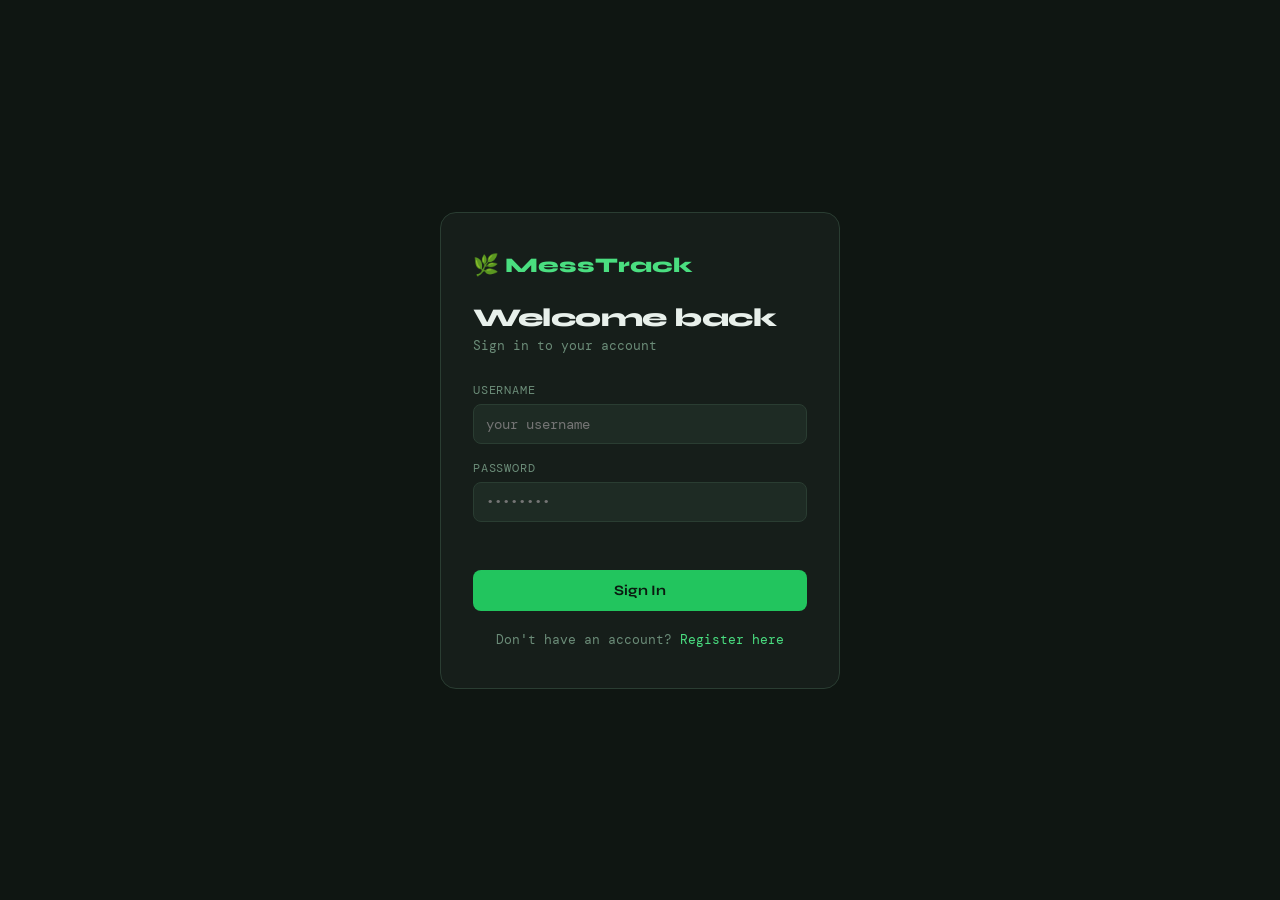
<file: templates/login.html>
<!DOCTYPE html>
<html lang="en">
<head>
  <meta charset="UTF-8"/>
  <meta name="viewport" content="width=device-width, initial-scale=1.0"/>
  <title>Login – MessTrack</title>
  <link rel="preconnect" href="https://fonts.googleapis.com">
  <link href="https://fonts.googleapis.com/css2?family=Syne:wght@400;600;700;800&family=DM+Mono:wght@400;500&display=swap" rel="stylesheet">
  <link rel="stylesheet" href="/static/css/style.css"/>
  <link rel="stylesheet" href="/static/css/auth.css"/>
</head>
<body class="auth-body">
  <div class="auth-card">
    <div class="auth-brand">🌿 MessTrack</div>
    <h1 class="auth-title">Welcome back</h1>
    <p class="auth-sub">Sign in to your account</p>

    <div class="form-group">
      <label>Username</label>
      <input type="text" id="username" placeholder="your username" autocomplete="username"/>
    </div>
    <div class="form-group">
      <label>Password</label>
      <input type="password" id="password" placeholder="••••••••" autocomplete="current-password"/>
    </div>

    <div class="msg" id="msg"></div>
    <button class="btn" onclick="doLogin()">Sign In</button>

    <p class="auth-switch">Don't have an account? <a href="/register">Register here</a></p>
  </div>

  <script>
    // Allow Enter key to submit
    document.addEventListener("keydown", e => { if (e.key === "Enter") doLogin(); });

    async function doLogin() {
      const username = document.getElementById("username").value.trim();
      const password = document.getElementById("password").value;
      if (!username || !password) return showMsg("Please fill in all fields.", "error");

      const res  = await fetch("/api/login", {
        method: "POST",
        headers: { "Content-Type": "application/json" },
        body: JSON.stringify({ username, password })
      });
      const data = await res.json();
      if (res.ok) {
        window.location.href = "/";
      } else {
        showMsg(data.error, "error");
      }
    }

    function showMsg(text, type) {
      const el = document.getElementById("msg");
      el.textContent = text;
      el.className = "msg " + type;
    }
  </script>
</body>
</html>
</file>
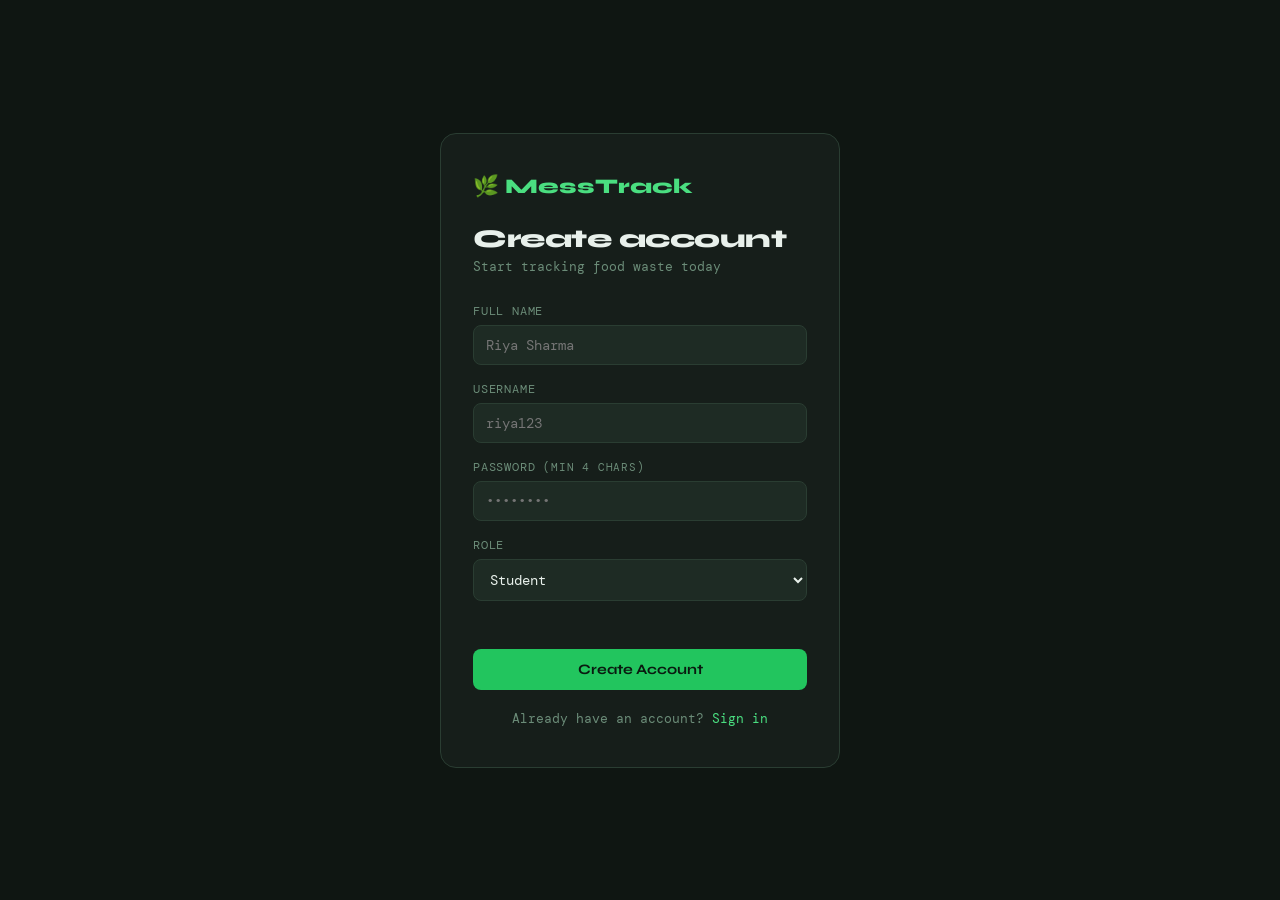
<file: templates/register.html>
<!DOCTYPE html>
<html lang="en">
<head>
  <meta charset="UTF-8"/>
  <meta name="viewport" content="width=device-width, initial-scale=1.0"/>
  <title>Register – MessTrack</title>
  <link rel="preconnect" href="https://fonts.googleapis.com">
  <link href="https://fonts.googleapis.com/css2?family=Syne:wght@400;600;700;800&family=DM+Mono:wght@400;500&display=swap" rel="stylesheet">
  <link rel="stylesheet" href="/static/css/style.css"/>
  <link rel="stylesheet" href="/static/css/auth.css"/>
</head>
<body class="auth-body">
  <div class="auth-card">
    <div class="auth-brand">🌿 MessTrack</div>
    <h1 class="auth-title">Create account</h1>
    <p class="auth-sub">Start tracking food waste today</p>

    <div class="form-group">
      <label>Full Name</label>
      <input type="text" id="full_name" placeholder="Riya Sharma"/>
    </div>
    <div class="form-group">
      <label>Username</label>
      <input type="text" id="username" placeholder="riya123"/>
    </div>
    <div class="form-group">
      <label>Password <span class="muted">(min 4 chars)</span></label>
      <input type="password" id="password" placeholder="••••••••"/>
    </div>
    <div class="form-group">
      <label>Role</label>
      <select id="role">
        <option value="Student">Student</option>
        <option value="Mess Staff">Mess Staff</option>
        <option value="Admin">Admin</option>
      </select>
    </div>

    <div class="msg" id="msg"></div>
    <button class="btn" onclick="doRegister()">Create Account</button>

    <p class="auth-switch">Already have an account? <a href="/login">Sign in</a></p>
  </div>

  <script>
    document.addEventListener("keydown", e => { if (e.key === "Enter") doRegister(); });

    async function doRegister() {
      const full_name = document.getElementById("full_name").value.trim();
      const username  = document.getElementById("username").value.trim();
      const password  = document.getElementById("password").value;
      const role      = document.getElementById("role").value;

      if (!username || !password) return showMsg("Username and password are required.", "error");

      const res  = await fetch("/api/register", {
        method: "POST",
        headers: { "Content-Type": "application/json" },
        body: JSON.stringify({ username, password, full_name, role })
      });
      const data = await res.json();
      if (res.ok) {
        showMsg("Account created! Redirecting to login…", "ok");
        setTimeout(() => window.location.href = "/login", 1200);
      } else {
        showMsg(data.error, "error");
      }
    }

    function showMsg(text, type) {
      const el = document.getElementById("msg");
      el.textContent = text;
      el.className = "msg " + type;
    }
  </script>
</body>
</html>
</file>
<file: static/css/style.css>
/* ── Variables ─────────────────────────────────────────── */
:root {
  --bg:       #0f1612;
  --surface:  #161e1a;
  --surface2: #1e2b24;
  --border:   #2a3d32;
  --green:    #4ade80;
  --green2:   #22c55e;
  --amber:    #fbbf24;
  --red:      #f87171;
  --text:     #e8f0eb;
  --muted:    #6b8c78;
  --font-h:   'Syne', sans-serif;
  --font-m:   'DM Mono', monospace;
}

/* ── Reset & Base ─────────────────────────────────────── */
*, *::before, *::after { box-sizing: border-box; margin: 0; padding: 0; }
body {
  background: var(--bg);
  color: var(--text);
  font-family: var(--font-m);
  font-size: 14px;
  min-height: 100vh;
}
a { color: var(--green); text-decoration: none; }

/* ── Nav ──────────────────────────────────────────────── */
nav {
  display: flex;
  align-items: center;
  justify-content: space-between;
  padding: 0 2rem;
  height: 60px;
  background: var(--surface);
  border-bottom: 1px solid var(--border);
  position: sticky;
  top: 0;
  z-index: 100;
}
.nav-brand {
  font-family: var(--font-h);
  font-weight: 800;
  font-size: 1.2rem;
  color: var(--green);
  letter-spacing: -0.5px;
}
.nav-links { display: flex; gap: 1.5rem; }
.nav-links a {
  color: var(--muted);
  font-family: var(--font-h);
  font-size: 0.85rem;
  font-weight: 600;
  letter-spacing: 0.5px;
  transition: color 0.2s;
  padding: 4px 0;
  border-bottom: 2px solid transparent;
}
.nav-links a:hover,
.nav-links a.active { color: var(--green); border-bottom-color: var(--green); }

/* ── Main layout ──────────────────────────────────────── */
main { max-width: 1000px; margin: 0 auto; padding: 2rem 1.5rem 4rem; }

.page-header { margin-bottom: 2rem; }
.page-header h1 {
  font-family: var(--font-h);
  font-size: 2rem;
  font-weight: 800;
  color: var(--text);
  letter-spacing: -1px;
}
.page-header .subtitle { color: var(--muted); margin-top: 4px; }

/* ── KPI Cards ────────────────────────────────────────── */
.cards {
  display: grid;
  grid-template-columns: repeat(auto-fill, minmax(200px, 1fr));
  gap: 1rem;
  margin-bottom: 2.5rem;
}
.card {
  background: var(--surface);
  border: 1px solid var(--border);
  border-radius: 12px;
  padding: 1.25rem 1.5rem;
  transition: border-color 0.2s, transform 0.15s;
}
.card:hover { border-color: var(--green); transform: translateY(-2px); }
.card-warn  { border-left: 3px solid var(--amber); }
.card-good  { border-left: 3px solid var(--green); }
.card-icon  { font-size: 1.5rem; margin-bottom: 0.5rem; }
.card-label { color: var(--muted); font-size: 0.75rem; text-transform: uppercase; letter-spacing: 1px; }
.card-value {
  font-family: var(--font-h);
  font-size: 1.8rem;
  font-weight: 700;
  color: var(--text);
  margin-top: 4px;
}

/* ── Sections ─────────────────────────────────────────── */
.section {
  background: var(--surface);
  border: 1px solid var(--border);
  border-radius: 12px;
  padding: 1.5rem;
  margin-bottom: 1.5rem;
}
.section h2 {
  font-family: var(--font-h);
  font-size: 1rem;
  font-weight: 700;
  color: var(--text);
  margin-bottom: 1.25rem;
  letter-spacing: -0.3px;
}

/* ── Bar chart (vertical) ──────────────────────────────── */
.bar-chart {
  display: flex;
  align-items: flex-end;
  gap: 12px;
  height: 160px;
  padding-bottom: 8px;
}
.bar-wrap  { display: flex; flex-direction: column; align-items: center; gap: 4px; flex: 1; }
.bar-val   { font-size: 11px; color: var(--muted); }
.bar {
  width: 100%;
  background: linear-gradient(180deg, var(--green2), var(--green));
  border-radius: 4px 4px 0 0;
  min-height: 4px;
  transition: height 0.4s ease;
}
.bar-label { font-size: 11px; color: var(--muted); }

/* ── Data table ───────────────────────────────────────── */
.data-table { width: 100%; border-collapse: collapse; font-size: 13px; }
.data-table th {
  text-align: left;
  color: var(--muted);
  font-size: 11px;
  text-transform: uppercase;
  letter-spacing: 1px;
  padding: 0 12px 10px;
  border-bottom: 1px solid var(--border);
}
.data-table td {
  padding: 10px 12px;
  border-bottom: 1px solid var(--border);
  color: var(--text);
}
.data-table tr:last-child td { border-bottom: none; }
.data-table tr:hover td { background: var(--surface2); }

/* ── Badges ───────────────────────────────────────────── */
.badge {
  display: inline-block;
  padding: 2px 8px;
  border-radius: 999px;
  font-size: 11px;
  font-weight: 500;
}
.badge-good { background: #14532d; color: var(--green);  }
.badge-mid  { background: #451a03; color: var(--amber); }
.badge-bad  { background: #450a0a; color: var(--red);   }

/* ── Forms ────────────────────────────────────────────── */
.form-grid {
  display: grid;
  grid-template-columns: repeat(auto-fill, minmax(320px, 1fr));
  gap: 1.5rem;
}
.form-card {
  background: var(--surface);
  border: 1px solid var(--border);
  border-radius: 12px;
  padding: 1.75rem;
}
.form-card h2 {
  font-family: var(--font-h);
  font-size: 1rem;
  font-weight: 700;
  margin-bottom: 1.25rem;
}
.form-group { display: flex; flex-direction: column; gap: 6px; margin-bottom: 1rem; }
.form-group label { font-size: 12px; color: var(--muted); text-transform: uppercase; letter-spacing: 0.8px; }
.form-group input {
  background: var(--surface2);
  border: 1px solid var(--border);
  border-radius: 8px;
  padding: 10px 12px;
  color: var(--text);
  font-family: var(--font-m);
  font-size: 14px;
  outline: none;
  transition: border-color 0.2s;
}
.form-group input:focus { border-color: var(--green); }
.btn {
  width: 100%;
  padding: 12px;
  background: var(--green2);
  color: #0a1a10;
  border: none;
  border-radius: 8px;
  font-family: var(--font-h);
  font-size: 0.9rem;
  font-weight: 700;
  cursor: pointer;
  transition: background 0.2s, transform 0.1s;
  margin-top: 0.5rem;
}
.btn:hover   { background: var(--green); }
.btn:active  { transform: scale(0.98); }
.msg { min-height: 24px; font-size: 13px; margin-top: 10px; }
.msg.ok    { color: var(--green); }
.msg.error { color: var(--red); }

/* ── Horizontal bar chart (reports) ──────────────────── */
.h-bar-row {
  display: flex;
  align-items: center;
  gap: 12px;
  margin-bottom: 10px;
}
.h-bar-label { width: 160px; font-size: 13px; color: var(--text); flex-shrink: 0; white-space: nowrap; overflow: hidden; text-overflow: ellipsis; }
.h-bar-track { flex: 1; background: var(--surface2); border-radius: 4px; height: 12px; overflow: hidden; }
.h-bar-fill  { height: 100%; border-radius: 4px; transition: width 0.5s ease; }
.h-bar-fill-good { background: var(--green2); }
.h-bar-fill-mid  { background: var(--amber); }
.h-bar-fill-bad  { background: var(--red); }
.h-bar-pct  { width: 44px; text-align: right; font-size: 12px; color: var(--muted); flex-shrink: 0; }

/* ── Responsive ───────────────────────────────────────── */
@media (max-width: 600px) {
  nav { padding: 0 1rem; }
  main { padding: 1.25rem 1rem 3rem; }
  .cards { grid-template-columns: 1fr 1fr; }
  .page-header h1 { font-size: 1.5rem; }
}
</file>
<file: static/css/auth.css>
/* ── Auth pages (login / register) ─────────────────────── */
.auth-body {
  display: flex;
  align-items: center;
  justify-content: center;
  min-height: 100vh;
  background: var(--bg);
  padding: 1rem;
}

.auth-card {
  background: var(--surface);
  border: 1px solid var(--border);
  border-radius: 16px;
  padding: 2.5rem 2rem;
  width: 100%;
  max-width: 400px;
  animation: fadeUp 0.35s ease;
}

@keyframes fadeUp {
  from { opacity: 0; transform: translateY(16px); }
  to   { opacity: 1; transform: translateY(0); }
}

.auth-brand {
  font-family: var(--font-h);
  font-weight: 800;
  font-size: 1.3rem;
  color: var(--green);
  margin-bottom: 1.5rem;
}

.auth-title {
  font-family: var(--font-h);
  font-size: 1.6rem;
  font-weight: 800;
  letter-spacing: -0.5px;
  color: var(--text);
  margin-bottom: 4px;
}

.auth-sub {
  color: var(--muted);
  font-size: 13px;
  margin-bottom: 1.75rem;
}

.auth-switch {
  text-align: center;
  color: var(--muted);
  font-size: 13px;
  margin-top: 1.25rem;
}

.muted { color: var(--muted); font-size: 11px; }

/* select input same style as text input */
select {
  background: var(--surface2);
  border: 1px solid var(--border);
  border-radius: 8px;
  padding: 10px 12px;
  color: var(--text);
  font-family: var(--font-m);
  font-size: 14px;
  outline: none;
  width: 100%;
  transition: border-color 0.2s;
  cursor: pointer;
}
select:focus { border-color: var(--green); }

/* ── Profile page ───────────────────────────────────────── */
.profile-grid {
  display: grid;
  grid-template-columns: 280px 1fr;
  gap: 1.5rem;
  align-items: start;
}

@media (max-width: 700px) {
  .profile-grid { grid-template-columns: 1fr; }
}

.profile-left {
  background: var(--surface);
  border: 1px solid var(--border);
  border-radius: 12px;
  padding: 2rem 1.5rem;
  text-align: center;
}

.avatar {
  width: 80px;
  height: 80px;
  border-radius: 50%;
  background: linear-gradient(135deg, var(--green2), #15803d);
  color: #0a1a10;
  font-family: var(--font-h);
  font-weight: 800;
  font-size: 1.6rem;
  display: flex;
  align-items: center;
  justify-content: center;
  margin: 0 auto 1rem;
}

.profile-name {
  font-family: var(--font-h);
  font-size: 1.2rem;
  font-weight: 700;
  color: var(--text);
  margin-bottom: 6px;
}

.profile-role-badge {
  display: inline-block;
  background: #14532d;
  color: var(--green);
  font-size: 11px;
  padding: 3px 10px;
  border-radius: 999px;
  margin-bottom: 8px;
}

.profile-username,
.profile-joined {
  font-size: 12px;
  color: var(--muted);
  margin-bottom: 4px;
}

.stat-row {
  display: flex;
  gap: 8px;
  margin-top: 1.5rem;
  justify-content: center;
}

.stat-box {
  flex: 1;
  background: var(--surface2);
  border-radius: 8px;
  padding: 10px 6px;
  text-align: center;
}

.stat-val {
  font-family: var(--font-h);
  font-size: 1.1rem;
  font-weight: 700;
  color: var(--green);
}

.stat-label {
  font-size: 10px;
  color: var(--muted);
  margin-top: 2px;
  text-transform: uppercase;
  letter-spacing: 0.5px;
}

.profile-right { display: flex; flex-direction: column; }

.btn-danger {
  display: block;
  text-align: center;
  background: #450a0a;
  color: var(--red);
  border: 1px solid #7f1d1d;
}
.btn-danger:hover { background: #7f1d1d; color: #fff; }
</file>
